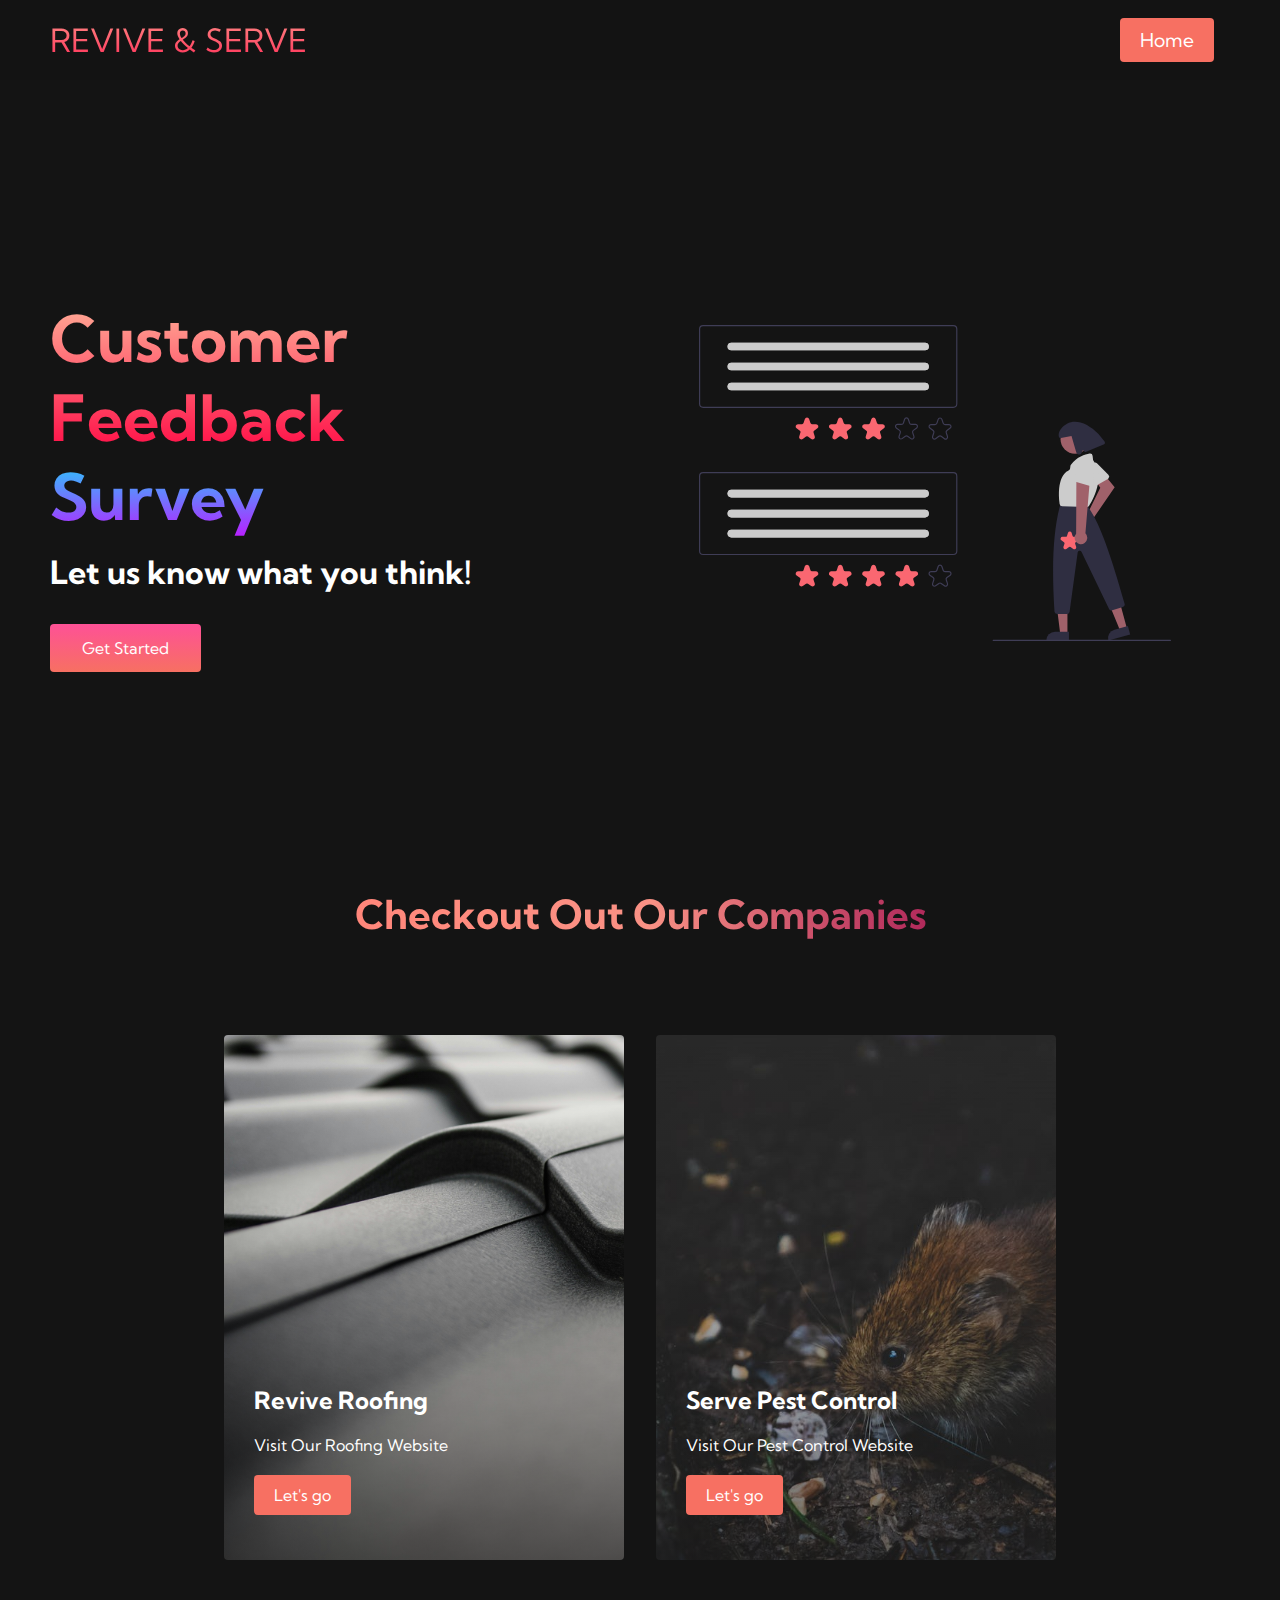
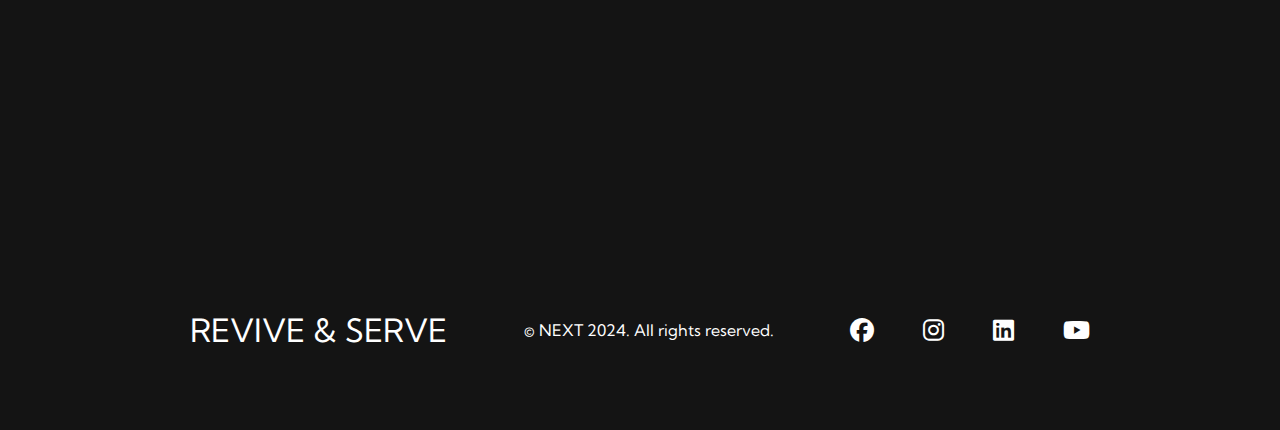
<file: index.html>
<!DOCTYPE html>
<html lang="en">
<head>
    <meta charset="UTF-8">
    <meta name="viewport" content="width=device-width, initial-scale=1.0">
    <title>Customer Feedback Portal</title>
    <link rel="stylesheet" href="/styles_folder/styles.css">
    <link rel="stylesheet" href ="https://cdnjs.cloudflare.com/ajax/libs/font-awesome/6.5.2/css/all.min.css">
    <link rel="preconnect" href="https://fonts.googleapis.com">
    <link rel="preconnect" href="https://fonts.gstatic.com" crossorigin>
    <link href="https://fonts.googleapis.com/css2?family=Kumbh+Sans:wght,YOPQ@100..900,40..300&display=swap" rel="stylesheet">
    <!-- Desktop icons -->
    <link rel="icon" sizes="16x16" href="/images/Web/icons8-favorite-windows-11-color-16.png" type="image/x-icon">
    <link rel="icon" sizes="32x32" href="/images/Web/icons8-favorite-windows-11-color-32.png" type="image/x-icon">
    <link rel="icon" sizes="96x96" href="/images/Web/icons8-favorite-windows-11-color-96.png" type="image/x-icon">
    <!-- Apple Touch icons -->
    <link rel="apple-touch-icon" sizes="180x180" href="/images/iOS Safari Web Clip/icons8-favorite-windows-11-color-76.png">
    <!-- Android Manifest icons -->
    <link rel="manifest" href="/images/Android Chrome/manifest.json">
</head>
<body>
    <nav class="navbar">
        <div class="navbar__container">
            <a href="/index.html" id="navbar__logo"></i> REVIVE & SERVE </a>
            <div class="navbar__toggle" id="mobile-menu">
                <span class="bar"></span>
                <span class="bar"></span>
                <span class="bar"></span>
            </div>
            <ul class="navbar__menu">
                <li class="navbar__btn">
                    <a href="/index.html" class="button"> Home </a>
                </li>
            </ul>
        </div>
    </nav>
    <!-- Hero Section -->
    <div class="main">
        <div class="main__container">
            <div class="main__content">
                <h1>Customer Feedback</h1>
                <h2>Survey</h2>
                <p>Let us know what you think!</p>
                <button class="main__btn">
                    <a href="/survey.html">Get Started</a>
                </button>
            </div>
            <div class="main__img--container">
                <img src="images/undraw_reviews_lp8w.svg" alt="picture" id="main__img">
            </div>
        </div>
    </div>

    <!-- Services Section -->
    <div class="services">
        <h1>Checkout Out Our Companies</h1>
        <div class="services__container">
            <div class="services__card">
                <h2>Revive Roofing</h2>
                <p>Visit Our Roofing Website</p>
                <a href="https://reviveroofingut.com"><button>Let's go</button></a>
            </div>
            <div class="services__card">
                <h2>Serve Pest Control</h2>
                <p>Visit Our Pest Control Website</p>
                <a href="https://servepestcontrol.com"><button>Let's go</button></a>
            </div>
        </div>
    </div>

    <!-- Footer Section -->
    <div class="footer__container">
        <div class="footer__links">
            </div>
            <div class="social__media">
                <div class="social__media--wrap">
                    <div class="footer__logo">
                        <a href="/" id="footer__logo"></i>REVIVE & SERVE</a>
                    </div>
                    <p class="website__rights">© NEXT 2024. All rights reserved.</p>
                    <div class="social__icons">
                        <a href="/" class="social__icon--link" target="_blank">
                            <i class="fab fa-facebook"></i>
                        </a>
                        <a href="/" class="social__icon--link" target="_blank">
                            <i class="fab fa-instagram"></i>
                        </a>
                        <a href="/" class="social__icon--link" target="_blank">
                            <i class="fab fa-linkedin"></i>
                        </a>
                        <a href="/" class="social__icon--link" target="_blank">
                            <i class="fab fa-youtube"></i>
                        </a>
                    </div>
                </div>    
            </div>
        </div>
    </div>

    <script src="app.js"></script>
</body>
</html>
</file>
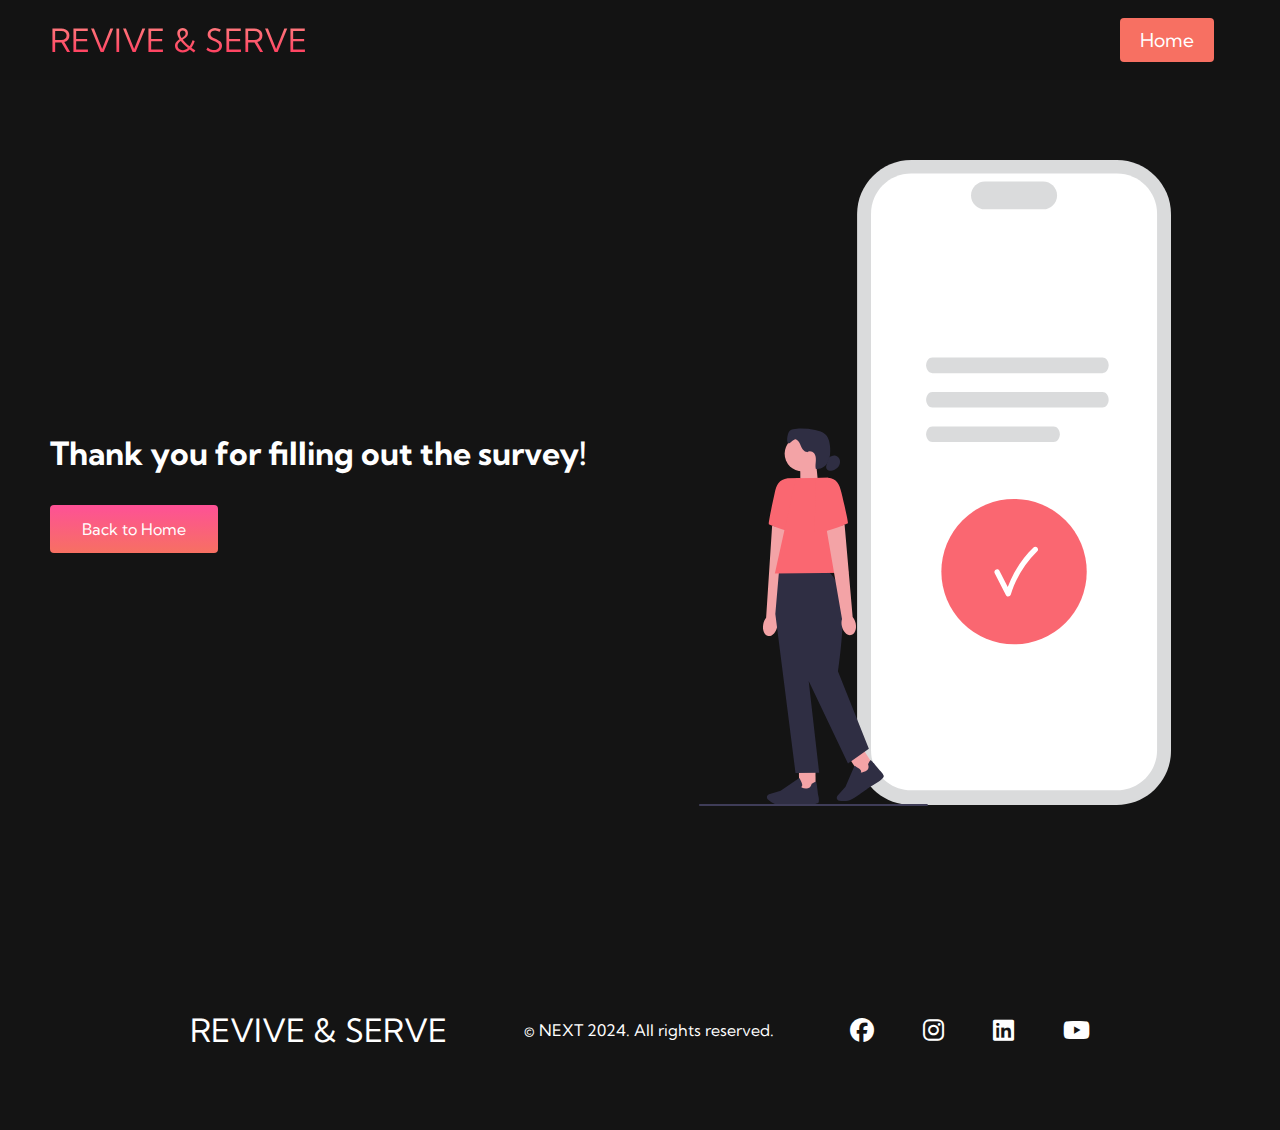
<file: results.html>
<!DOCTYPE html>
<html lang="en">
<head>
    <meta charset="UTF-8">
    <meta name="viewport" content="width=device-width, initial-scale=1.0">
    <title>Customer Feedback Portal</title>
    <link rel="stylesheet" href="/styles_folder/styles.css">
    <link rel="stylesheet" href ="https://cdnjs.cloudflare.com/ajax/libs/font-awesome/6.5.2/css/all.min.css">
    <link rel="preconnect" href="https://fonts.googleapis.com">
    <link rel="preconnect" href="https://fonts.gstatic.com" crossorigin>
    <link href="https://fonts.googleapis.com/css2?family=Kumbh+Sans:wght,YOPQ@100..900,40..300&display=swap" rel="stylesheet">
    <!-- Desktop icons -->
    <link rel="icon" sizes="16x16" href="/images/Web/icons8-favorite-windows-11-color-16.png" type="image/x-icon">
    <link rel="icon" sizes="32x32" href="/images/Web/icons8-favorite-windows-11-color-32.png" type="image/x-icon">
    <link rel="icon" sizes="96x96" href="/images/Web/icons8-favorite-windows-11-color-96.png" type="image/x-icon">
    <!-- Apple Touch icons -->
    <link rel="apple-touch-icon" sizes="180x180" href="/images/iOS Safari Web Clip/icons8-favorite-windows-11-color-76.png">
    <!-- Android Manifest icons -->
    <link rel="manifest" href="/images/Android Chrome/manifest.json">
</head>
<body>
    <nav class="navbar">
        <div class="navbar__container">
            <a href="/index.html" id="navbar__logo"></i> REVIVE & SERVE </a>
            <div class="navbar__toggle" id="mobile-menu">
                <span class="bar"></span>
                <span class="bar"></span>
                <span class="bar"></span>
            </div>
            <ul class="navbar__menu">
                <!-- <li class="navbar__item">
                    <a href="/" class="navbar__links"> Home </a>
                </li> -->
                <!-- <li class="navbar__item">
                    <a href="/tech.html" class="navbar__links"> Tech </a>
                </li> -->
                <!-- <li class="navbar__item">
                    <a href="/tech.html" class="navbar__links"> Products </a>
                </li> -->
                <li class="navbar__btn">
                    <a href="/index.html" class="button"> Home </a>
                </li>
            </ul>
        </div>
    </nav>
    <!-- Hero Section -->
    <div class="main">
        <div class="main__container">
            <div class="main__content">
                <!-- <h1>Customer Feedback</h1>
                <h2>Survey</h2> -->
                <p id="prompt">Thank you for filling out the survey!</p>
                <button class="main__btn">
                    <a id="direct_button" href="/index.html">Back to Home</a>
                </button>
            </div>
            <div class="main__img--container">
                <img src="images/undraw_completed_m9ci.svg" alt="picture" id="main__img">
            </div>
        </div>
    </div>

    <!-- Footer Section -->
    <div class="footer__container">
            <div class="social__media">
                <div class="social__media--wrap">
                    <div class="footer__logo">
                        <a href="/" id="footer__logo"></i>REVIVE & SERVE</a>
                    </div>
                    <p class="website__rights">© NEXT 2024. All rights reserved.</p>
                    <div class="social__icons">
                        <a href="/" class="social__icon--link" target="_blank">
                            <i class="fab fa-facebook"></i>
                        </a>
                        <a href="/" class="social__icon--link" target="_blank">
                            <i class="fab fa-instagram"></i>
                        </a>
                        <a href="/" class="social__icon--link" target="_blank">
                            <i class="fab fa-linkedin"></i>
                        </a>
                        <a href="/" class="social__icon--link" target="_blank">
                            <i class="fab fa-youtube"></i>
                        </a>
                    </div>
                </div>    
            </div>
        </div>
    </div>

    <script src="app_results.js"></script>
    
    <script src="app.js"></script>
</body>
</html>
</file>
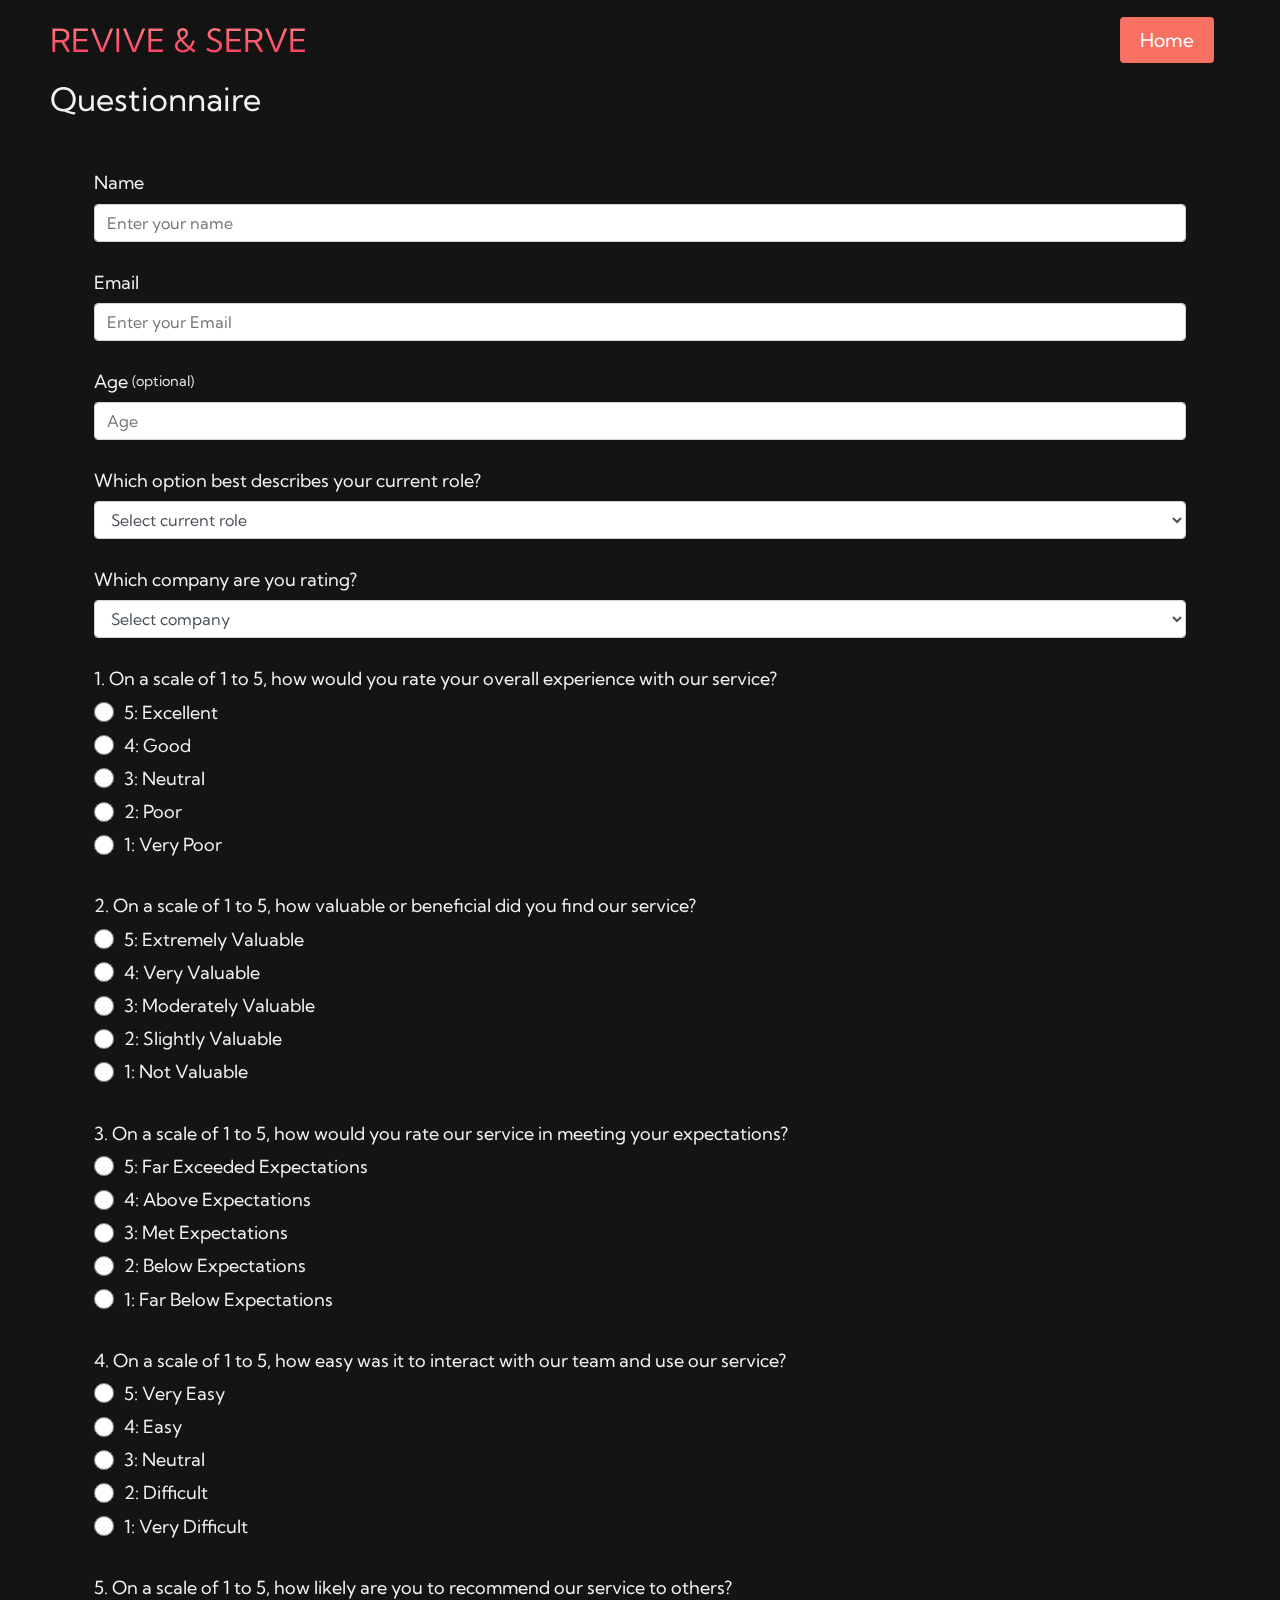
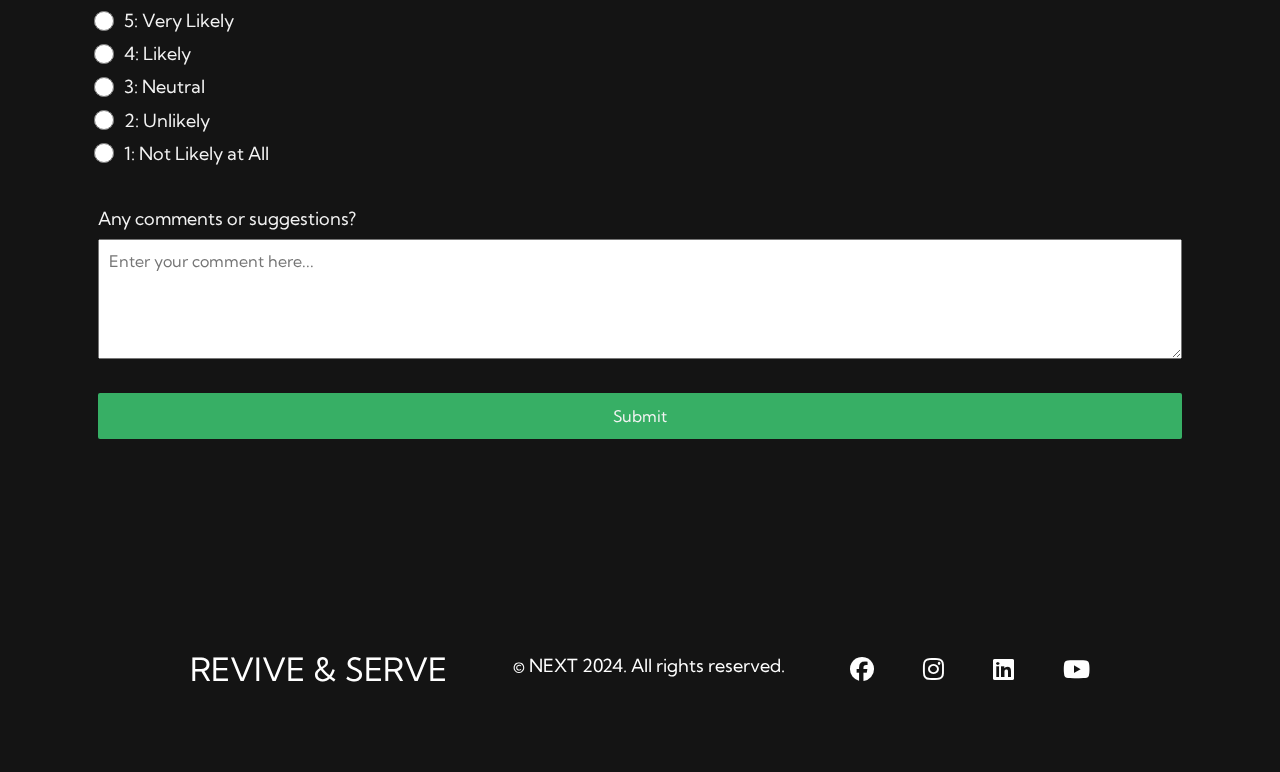
<file: survey.html>
<!DOCTYPE html>
<html lang="en">
<head>
    <meta charset="UTF-8">
    <meta name="viewport" content="width=device-width, initial-scale=1.0">
    <title>Questionnaire Form</title>
    <link rel="stylesheet" href="/styles_folder/survey_styles.css">
    <link rel="stylesheet" href ="https://cdnjs.cloudflare.com/ajax/libs/font-awesome/6.5.2/css/all.min.css">
    <link rel="preconnect" href="https://fonts.googleapis.com">
    <link rel="preconnect" href="https://fonts.gstatic.com" crossorigin>
    <link href="https://fonts.googleapis.com/css2?family=Kumbh+Sans:wght,YOPQ@100..900,40..300&display=swap" rel="stylesheet">
    <!-- Desktop icons -->
    <link rel="icon" sizes="16x16" href="/images/Web/icons8-favorite-windows-11-color-16.png" type="image/x-icon">
    <link rel="icon" sizes="32x32" href="/images/Web/icons8-favorite-windows-11-color-32.png" type="image/x-icon">
    <link rel="icon" sizes="96x96" href="/images/Web/icons8-favorite-windows-11-color-96.png" type="image/x-icon">
    <!-- Apple Touch icons -->
    <link rel="apple-touch-icon" sizes="180x180" href="/images/iOS Safari Web Clip/icons8-favorite-windows-11-color-76.png">
    <!-- Android Manifest icons -->
    <link rel="manifest" href="/images/Android Chrome/manifest.json">
</head>
<body>
    <nav class="navbar">
        <div class="navbar__container">
            <a href="/index.html" id="navbar__logo"><i class=""></i> REVIVE & SERVE </a>
            <div class="navbar__toggle" id="mobile-menu">
                <span class="bar"></span>
                <span class="bar"></span>
                <span class="bar"></span>
            </div>
            <ul class="navbar__menu">
                <li class="navbar__btn">
                    <a href="/index.html" class="button"> Home </a>
                </li>
            </ul>
        </div>
    </nav>
    <!-- Hero Section -->
    <div class="main">
        <div class="main__container">
            <div class="main__content">
                <h1>Questionnaire</h1>
                <form id="survey-form" action="results.html">
                  <div class="form-group">
                    <label id="name-label" for="name">Name</label>
                    <input
                      type="text"
                      name="name"
                      id="name"
                      class="form-control"
                      placeholder="Enter your name"
                      required
                    />
                  </div>
                  <div class="form-group">
                    <label id="email-label" for="email">Email</label>
                    <input
                      type="email"
                      name="email"
                      id="email"
                      class="form-control"
                      placeholder="Enter your Email"
                      required
                    />
                  </div>
                  <div class="form-group">
                    <label id="number-label" for="number"
                      >Age<span class="clue">(optional)</span></label>
                    <input
                      type="number"
                      name="age"
                      id="number"
                      min="10"
                      max="99"
                      class="form-control"
                      placeholder="Age"
                    />
                  </div>
                  <div class="form-group">
                    <p>Which option best describes your current role?</p>
                    <select id="dropdown" name="role" class="form-control" required>
                      <option disabled selected value>Select current role</option>
                      <option value="student">Student</option>
                      <option value="job">Full Time Job</option>
                      <option value="preferNo">Prefer not to say</option>
                      <option value="other">Other</option>
                    </select>
                  </div>

                  <div class="form-group">
                    <p>Which company are you rating?</p>
                    <select id="dropdown" name="company" class="form-control" required>
                      <option disabled selected value>Select company</option>
                      <option value="revive">Revive Roofing</option>
                      <option value="serve">Serve Pest Control</option>
                    </select>
                  </div>
              
                  <div class="form-group">
                    <p>1. On a scale of 1 to 5, how would you rate your overall experience with our service?</p>
                    <label>
                      <input
                        name="userExperience"
                        value="5"
                        type="radio"
                        class="input-radio"
                      />5: Excellent</label
                    >
                    <label>
                      <input
                        name="userExperience"
                        value="4"
                        type="radio"
                        class="input-radio"
                      />4: Good</label
                    >
              
                    <label
                      ><input
                        name="userExperience"
                        value="3"
                        type="radio"
                        class="input-radio"
                      />3: Neutral</label
                    >
                    
                    <label
                      ><input
                        name="userExperience"
                        value="2"
                        type="radio"
                        class="input-radio"
                      />2: Poor</label
                    >

                    <label
                      ><input
                        name="userExperience"
                        value="1"
                        type="radio"
                        class="input-radio"
                      />1: Very Poor</label
                    >
                  </div>
                                
                  <div class="form-group">
                    <p>2. On a scale of 1 to 5, how valuable or beneficial did you find our service?</p>
                    <label>
                      <input
                        name="value"
                        value="5"
                        type="radio"
                        class="input-radio"
                      />5: Extremely Valuable</label
                    >
                    <label>
                      <input
                        name="value"
                        value="4"
                        type="radio"
                        class="input-radio"
                      />4: Very Valuable</label
                    >
              
                    <label
                      ><input
                        name="value"
                        value="3"
                        type="radio"
                        class="input-radio"
                      />3: Moderately Valuable</label
                    >
                    
                    <label
                      ><input
                        name="value"
                        value="2"
                        type="radio"
                        class="input-radio"
                      />2: Slightly Valuable</label
                    >

                    <label
                      ><input
                        name="value"
                        value="1"
                        type="radio"
                        class="input-radio"
                      />1: Not Valuable</label
                    >
                  </div>
                                                  
                  <div class="form-group">
                    <p>3. On a scale of 1 to 5, how would you rate our service in meeting your expectations?</p>
                    <label>
                      <input
                        name="expectations"
                        value="5"
                        type="radio"
                        class="input-radio"
                      />5: Far Exceeded Expectations</label
                    >
                    <label>
                      <input
                        name="expectations"
                        value="4"
                        type="radio"
                        class="input-radio"
                      />4: Above Expectations</label
                    >
              
                    <label
                      ><input
                        name="expectations"
                        value="3"
                        type="radio"
                        class="input-radio"
                      />3: Met Expectations</label
                    >
                    
                    <label
                      ><input
                        name="expectations"
                        value="2"
                        type="radio"
                        class="input-radio"
                      />2: Below Expectations</label
                    >

                    <label
                      ><input
                        name="expectations"
                        value="1"
                        type="radio"
                        class="input-radio"
                      />1: Far Below Expectations</label
                    >
                  </div>
                                                                    
                  <div class="form-group">
                    <p>4. On a scale of 1 to 5, how easy was it to interact with our team and use our service?</p>
                    <label>
                      <input
                        name="easeOfUse"
                        value="5"
                        type="radio"
                        class="input-radio"
                      />5: Very Easy</label
                    >
                    <label>
                      <input
                        name="easeOfUse"
                        value="4"
                        type="radio"
                        class="input-radio"
                      />4: Easy</label
                    >
              
                    <label
                      ><input
                        name="easeOfUse"
                        value="3"
                        type="radio"
                        class="input-radio"
                      />3: Neutral</label
                    >
                    
                    <label
                      ><input
                        name="easeOfUse"
                        value="2"
                        type="radio"
                        class="input-radio"
                      />2: Difficult</label
                    >

                    <label
                      ><input
                        name="easeOfUse"
                        value="1"
                        type="radio"
                        class="input-radio"
                      />1: Very Difficult</label
                    >
                  </div>

                  <div class="form-group">
                    <p>5. On a scale of 1 to 5, how likely are you to recommend our service to others?</p>
                    <label>
                      <input
                        name="recommend"
                        value="5"
                        type="radio"
                        class="input-radio"
                      />5: Very Likely</label
                    >
                    <label>
                      <input
                        name="recommend"
                        value="4"
                        type="radio"
                        class="input-radio"
                      />4: Likely</label
                    >
              
                    <label
                      ><input
                        name="recommend"
                        value="3"
                        type="radio"
                        class="input-radio"
                      />3: Neutral</label
                    >
                    
                    <label
                      ><input
                        name="recommend"
                        value="2"
                        type="radio"
                        class="input-radio"
                      />2: Unlikely</label
                    >

                    <label
                      ><input
                        name="recommend"
                        value="1"
                        type="radio"
                        class="input-radio"
                      />1: Not Likely at All</label
                    >
                  </div>
              
                  <div class="form-group">
                    
                  <div class="form-group">
                    <p>Any comments or suggestions?</p>
                    <textarea
                      id="comments"
                      class="input-textarea"
                      name="comment"
                      placeholder="Enter your comment here..."
                    ></textarea>
                  </div>
              
                  <div class="form-group">
                    <button type="submit" id="submit" class="submit-button">
                      Submit
                    </button>
                  </div>
                </form>
            <div class="main__img--container">
                <!-- <img src="images/undraw_reviews_lp8w.svg" alt="picture" id="main__img"> -->
            </div>
        </div>
    </div>

    <!-- Footer Section -->
    <div class="footer__container">
        <div class="footer__links">
            </div>
            <div class="social__media">
                <div class="social__media--wrap">
                    <div class="footer__logo">
                        <a href="/" id="footer__logo"><i class=""></i>REVIVE & SERVE</a>
                    </div>
                    <p class="website__rights">© NEXT 2024. All rights reserved.</p>
                    <div class="social__icons">
                        <a href="/" class="social__icon--link" target="_blank">
                            <i class="fab fa-facebook"></i>
                        </a>
                        <a href="/" class="social__icon--link" target="_blank">
                            <i class="fab fa-instagram"></i>
                        </a>
                        <a href="/" class="social__icon--link" target="_blank">
                            <i class="fab fa-linkedin"></i>
                        </a>
                        <a href="/" class="social__icon--link" target="_blank">
                            <i class="fab fa-youtube"></i>
                        </a>
                    </div>
                </div>    
            </div>
        </div>
    </div>

    <script src="app.js">
      
    </script>
</body>
</html>
</file>
<file: styles_folder/styles.css>
* {
    box-sizing: border-box;
    margin: 0;
    padding: 0;
    font-family: 'Kumbh Sans', sans-serif;
}

.navbar {
    background: #131313;
    height: 80px;
    display: flex;
    justify-content: center;
    align-items: center;
    font-size: 1.2rem;
    position: sticky;
    top: 0;
    z-index: 999;
}

.navbar__container {
    display: flex;
    justify-content: space-between;
    height: 80px;
    z-index: 1;
    width: 100%;
    max-width: 1300px;
    margin: 0 auto;
    padding: 0 50px;
}

#navbar__logo {
    background-color: #ff8177;
    background-image: linear-gradient(to top, #ff0844 0%, #ffb199 100%);
    background-size: 100%;
    -webkit-background-clip: text;
    -moz-background-clip: text;
    -webkit-text-fill-color: transparent;
    -moz-text-fill-color: transparent;
    display: flex;
    align-items: center;
    cursor: pointer;
    text-decoration: none;
    font-size: 2rem;
}

.fa-gem {
    margin-right: 0.5rem;
}

.navbar__menu {
    display: flex;
    align-items: center;
    list-style: none;
    text-align: center;
}

.navbar__item {
    height: 80px;
}

.navbar__links {
    color: #fff;
    display: flex;
    align-items: center;
    justify-content: center;
    text-decoration: none;
    padding: 0 1rem;
    height: 100%
}

.navbar__btn {
    display: flex; 
    justify-content: center;
    align-items: center;
    padding: 0 1rem;
    width: 100%;
}

.button {
    display: flex;
    justify-content: center;
    align-items: center;
    text-decoration: none;
    padding: 10px 20px;
    height: 100%;
    width: 100%;
    border: none;
    outline: none;
    border-radius: 4px;
    background: #f77062;
    color: #fff;
}

.button:hover {
    background: #4837ff;
    transition: all 0.3s ease;
}

.navbar__links:hover {
    color: #f77062;
    transition: all 0.3s ease;
}

@media screen and (max-width: 960px) {
    .navbar__container {
        display: flex;
        justify-content: space-between;
        height: 80px; 
        z-index: 1;
        width: 100%;
        max-width: 1300px;
        padding: 0;
    }

    .navbar__menu {
        display: grid;
        grid-template-columns: auto;
        margin: 0;
        width: 100%;
        position: absolute;
        top:-1000px;
        opacity: 0; 
        transition: all 0.5s ease;
        height: 50vh;
        z-index: -1;
        background: #131313;
    }

    .navbar__menu.active {
        background: #131313;
        top: 100%;
        opacity: 1;
        transition: all 0.5s ease;
        z-index: 99;
        height: 50vh;
        font-size: 1.6rem;
    }

    #navbar__logo {
        padding-left: 25px;
    }

    .navbar__toggle .bar {
        width: 25px;
        height: 3px;
        margin: 5px auto;
        transition: all 0.3s ease-in-out;
        background: #fff;
    }

    .navbar__item {
        width: 100%;
    }

    .navbar__links {
        text-align: center;
        padding: 2rem;
        width: 100%;
        display: table;
    }

    #mobile-menu {
        position: absolute;
        top: 20%;
        right: 5%;
        transform: translate(5%, 20%);
    }

    .navbar__btn {
        padding-bottom: 2rem;
    }

    .button {
        display: flex;
        justify-content: center;
        align-items: center;
        width: 80%;
        height: 80px;
        margin: 0;
    }

    .navbar__toggle .bar {
        display: block;
        cursor: pointer;
    }

    #mobile-menu.is-active .bar:nth-child(2) {
        opacity: 0;
    }

    #mobile-menu.is-active .bar:nth-child(1) {
        transform: translateY(8px) rotate(45deg);
    }

    #mobile-menu.is-active .bar:nth-child(3) {
        transform: translateY(-8px) rotate(-45deg);
    }
}

/* Hero Section CSS */
.main {
    background-color: #141414;

}

.main__container {
    display: grid;
    grid-template-columns: 1fr 1fr;
    align-items: center;
    justify-self: center;
    margin: 0 auto;
    height: 90vh;
    background-color: #141414;
    z-index: 1;
    width: 100%;
    max-width: 1300px;
    padding: 0 50px;

}

.main__content h1 {
    font-size: 4rem;
    background-color: #ff8177;
    background-image: linear-gradient(to top, #ff0844 0%, #ffb199 100%);
    background-size: 100%;
    -webkit-background-clip: text;
    -moz-background-clip: text;
    -webkit-text-fill-color: transparent;
    -moz-text-fill-color: transparent;
}

.main__content h2 {
    font-size: 4rem;
    background-color: #ff8177;
    background-image: linear-gradient(to top, #b721ff 0%, #21d4fd 100%);
    background-size: 100%;
    -webkit-background-clip: text;
    -moz-background-clip: text;
    -webkit-text-fill-color: transparent;
    -moz-text-fill-color: transparent;
}

.main__content p {
    margin-top: 1rem;
    font-size: 2rem;
    font-weight: 700;
    color: #fff;
}

.main__btn {
    font-size: 1rem;
    background-image: linear-gradient(to top, #f77062 0%, #fe5196 100%);
    padding: 14px 32px;
    border: none;
    border-radius: 4px;
    color: #fff;
    margin-top: 2rem;
    cursor: pointer;
    position: relative;
    transition: all 0.35s;
    outline: none;
}

.main__btn a {
    position: relative;
    z-index: 2;
    color: #fff;
    text-decoration: none;
}

.main__btn:after {
    position: absolute;
    content: '';
    top: 0;
    left: 0;
    width: 0;
    height: 100%;
    background: #4837ff;
    transition: all 0.35s;
    border-radius: 4px;
}

.main__btn:hover {
    color: #fff;
}

.main__btn:hover:after {
    width: 100%;
}

.main__img--container {
    text-align: center;
}

#main__img {
    height: 80%;
    width: 80%;
}

/* Mobile Responsive */
@media screen and (max-width: 768px) {
    .main__container {
        display: grid;
        grid-template-columns: auto;
        align-items: center;
        justify-self: center;
        width: 100%;
        margin: 0 auto;
        height: 90vh;
    }

    .main__content {
        text-align: center;
        margin-bottom: 4rem;
    }

    .main__content h1 {
        font-size: 2.5rem;
        margin-top: 2rem;
    }

    .main__content h2 {
        font-size: 3rem;
    }

    .main__content p {
        margin-top: 1rem;
        font-size: 1.5rem;
    }
}

@media screen and (max-width: 480px) {
    .main__content h1 {
        font-size: 2rem;
        margin-top: 3rem;
    }

    .main__content h2 {
        font-size: 2rem;
    }

    .main__content p {
        margin-top: 2rem;
        font-size: 1.5rem;
    }

    .main__btn {
        padding: 12px 36px;
        margin: 2.5rem 0;
    }
}

/* Services Section CSS */
.services {
    background: #141414;
    display: flex;
    flex-direction: column;
    align-items: center;
    height: 100vh;
}

.services h1 {
    background-color: #ff8177;
    background-image: linear-gradient(
    to right,
    #ff8177 0%, 
    #ff867a 0%,
    #ff8c7f 21%,
    #f99185 52%,
    #cf556c 78%,
    #b12a5b 100%);
    background-size: 100%;
    margin-bottom: 5rem;
    font-size: 2.5rem;
    -webkit-background-clip: text;
    -moz-background-clip: text;
    -webkit-text-fill-color: transparent;
    -moz-text-fill-color: transparent;
}

.services__container {
    display: flex;
    justify-content: center;
    flex-wrap: wrap;
}

.services__card {
    margin: 1rem;
    height: 525px;
    width: 400px;
    border-radius: 4px;
    background-image: linear-gradient(
        to bottom,
        rgba(0,0,0,0) 0%,
        rgba(17,17,17, 0.6) 100%),
        url('/images/roof_zoom.jpg');
    background-size: cover;
    position: relative;
    color: #fff;
}

.services__card:nth-child(2) {
    background-image: linear-gradient(
        to bottom,
        rgba(0,0,0,0) 0%,
        rgba(17,17,17, 0.6) 100%),
        url('/images/pest_mouse.png');
}

.services h2 {
    position: absolute;
    top: 350px;
    left: 30px;
}

.services__card p {
    position: absolute;
    top: 400px;
    left: 30px;
}

.services__card button {
    color: #fff;
    padding: 10px 20px;
    border: none;
    outline: none;
    border-radius: 4px;
    background: #f77062;
    position: absolute;
    top: 440px;
    left: 30px;
    font-size: 1rem;
    cursor: pointer;
}

.services__card button:hover {
    transform: scale(1.075);
    transition: 0.2s ease-in;
    cursor: pointer;
}

@media screen and (max-width: 960px) {
    .services {
        height: 1600px;
    }
    .services h1 {
        font-size: 2rem;
        margin-top: 12rem;
    }
}

@media screen and (max-width: 480px) {
    .services {
        height: 1400px;
    }

    .services h1 {
        font-size: 1.2rem;
    }

    .services__card {
        width: 300px;
    }
}

/* Footer CSS */
.footer__container {
    background-color: #141414;
    padding: 5rem 0;
    display: flex;
    flex-direction: column;
    justify-content: center;
    align-items: center;
}

#footer__logo {
    color: #fff;
    display: flex;
    align-items: center;
    cursor: pointer;
    text-decoration: none;
    font-size: 2rem;
}


.footer__links {
    width: 100%;
    max-width: 1000px;
    display: flex;
    justify-content: center;
}

.footer__link--wrapper {
    display: flex;
}

.footer__link--items {
    display: flex;
    flex-direction: column;
    align-items: flex-start;
    margin: 16px;
    text-align: left;
    width: 160px;
    box-sizing:border-box;
}

.footer__link--items h2 {
    margin-bottom: 16px;

}

.footer__link--items > h2 {
    color: #fff;
}

.footer__link--items a {
    color: #fff;
    text-decoration: none;
    margin-bottom: 0.5rem;
}

.footer__link--items a:hover {
    color: #e9e9e9;
    transition: 0.3s ease-out;
}

/* Social Icons */

.social__icon--link {
    color: #fff;
    font-size: 24px;
}

.social__media {
    max-width: 1000px;
    width: 100%;
}

.social__media--wrap {
    display: flex;
    justify-content: space-between;
    align-items: center;
    width: 90%;
    max-width: 1000px;
    margin: 40px auto 0 auto;
}

.social__icons {
    display: flex;
    justify-content: space-between;
    align-items: center;
    width: 240px;
}

.social__logo {
    color: #fff;
    justify-self: flex-start;
    margin-left: 20px;
    cursor: pointer;
    text-decoration: none;
    font-size: 2rem;
    display: flex;
    align-items: center;
    margin-bottom: 16px;

}

.website__rights {
    color: #fff;
}

@media screen and (max-width: 820px){
    .footer__links {
        padding-top: 2rem;
    }

    #footer__logo {
        margin-bottom: 2rem;
    }

    .website__rights {
        margin-bottom: 2rem;
    }

    .footer__link--wrapper {
        flex-direction: column;
    }

    .social__media--wrap {
        flex-direction: column;
    }
}

@media screen and (max-width: 480px) {
    .footer__link--items {
        margin: 0;
        padding: 10px;
        width: 100%;
    }
}
</file>
<file: styles_folder/survey_styles.css>
* {
    box-sizing: border-box;
    margin: 0;
    padding: 0;
    font-family: 'Kumbh Sans', sans-serif;
}

.navbar {
    background: #131313;
    height: 80px;
    display: flex;
    justify-content: center;
    align-items: center;
    font-size: 1.2rem;
    position: sticky;
    top: 0;
    z-index: 999;
}

.navbar__container {
    display: flex;
    justify-content: space-between;
    height: 80px;
    z-index: 1;
    width: 100%;
    max-width: 1300px;
    margin: 0 auto;
    padding: 0 50px;
}

#navbar__logo {
    background-color: #ff8177;
    background-image: linear-gradient(to top, #ff0844 0%, #ffb199 100%);
    background-size: 100%;
    -webkit-background-clip: text;
    -moz-background-clip: text;
    -webkit-text-fill-color: transparent;
    -moz-text-fill-color: transparent;
    display: flex;
    align-items: center;
    cursor: pointer;
    text-decoration: none;
    font-size: 2rem;
}

.fa-gem {
    margin-right: 0.5rem;
}

.navbar__menu {
    display: flex;
    align-items: center;
    list-style: none;
    text-align: center;
}

.navbar__item {
    height: 80px;
}

.navbar__links {
    color: #fff;
    display: flex;
    align-items: center;
    justify-content: center;
    text-decoration: none;
    padding: 0 1rem;
    height: 100%
}

.navbar__btn {
    display: flex; 
    justify-content: center;
    align-items: center;
    padding: 0 1rem;
    width: 100%;
}

.button {
    display: flex;
    justify-content: center;
    align-items: center;
    text-decoration: none;
    padding: 10px 20px;
    height: 100%;
    width: 100%;
    border: none;
    outline: none;
    border-radius: 4px;
    background: #f77062;
    color: #fff;
}

.button:hover {
    background: #4837ff;
    transition: all 0.3s ease;
}

.navbar__links:hover {
    color: #f77062;
    transition: all 0.3s ease;
}

@media screen and (max-width: 960px) {
    .navbar__container {
        display: flex;
        justify-content: space-between;
        height: 80px; 
        z-index: 1;
        width: 100%;
        max-width: 1300px;
        padding: 0;
    }

    .navbar__menu {
        display: grid;
        grid-template-columns: auto;
        margin: 0;
        width: 100%;
        position: absolute;
        top:-1000px;
        opacity: 0; 
        transition: all 0.5s ease;
        height: 50vh;
        z-index: -1;
        background: #131313;
    }

    .navbar__menu.active {
        background: #131313;
        top: 100%;
        opacity: 1;
        transition: all 0.5s ease;
        z-index: 99;
        height: 50vh;
        font-size: 1.6rem;
    }

    #navbar__logo {
        padding-left: 25px;
    }

    .navbar__toggle .bar {
        width: 25px;
        height: 3px;
        margin: 5px auto;
        transition: all 0.3s ease-in-out;
        background: #fff;
    }

    .navbar__item {
        width: 100%;
    }

    .navbar__links {
        text-align: center;
        padding: 2rem;
        width: 100%;
        display: table;
    }

    #mobile-menu {
        position: absolute;
        top: 20%;
        right: 5%;
        transform: translate(5%, 20%);
    }

    .navbar__btn {
        padding-bottom: 2rem;
    }

    .button {
        display: flex;
        justify-content: center;
        align-items: center;
        width: 80%;
        height: 80px;
        margin: 0;
    }

    .navbar__toggle .bar {
        display: block;
        cursor: pointer;
    }

    #mobile-menu.is-active .bar:nth-child(2) {
        opacity: 0;
    }

    #mobile-menu.is-active .bar:nth-child(1) {
        transform: translateY(8px) rotate(45deg);
    }

    #mobile-menu.is-active .bar:nth-child(3) {
        transform: translateY(-8px) rotate(-45deg);
    }
}

/* Hero Section CSS */
.main {
    background-color: #141414;

}

.main__container {
    /* display: grid; */
    grid-template-columns: 1fr 1fr;
    align-items: center;
    justify-self: center;
    margin: 0 auto;
    height: 90vh;
    background-color: #141414;
    z-index: 1;
    width: 100%;
    max-width: 1300px;
    padding: 0 50px;

}

/* Mobile Responsive */
@media screen and (max-width: 768px) {
    .main__container {
        display: grid;
        grid-template-columns: auto;
        align-items: center;
        justify-self: center;
        width: 100%;
        margin: 0 auto;
        height: 90vh;
    }

    .main__content {
        text-align: center;
        margin-bottom: 4rem;
    }

    .main__content h1 {
        font-size: 2.5rem;
        margin-top: 2rem;
    }

    .main__content h2 {
        font-size: 3rem;
    }

    .main__content p {
        margin-top: 1rem;
        font-size: 1.5rem;
    }
}

@media screen and (max-width: 480px) {
    .main__content h1 {
        font-size: 2rem;
        margin-top: 3rem;
    }

    .main__content h2 {
        font-size: 2rem;
    }

    .main__content p {
        margin-top: 2rem;
        font-size: 1.5rem;
    }

    .main__btn {
        padding: 12px 36px;
        margin: 2.5rem 0;
    }
}

/* Footer CSS */
.footer__container {
    background-color: #141414;
    padding: 5rem 0;
    display: flex;
    flex-direction: column;
    justify-content: center;
    align-items: center;
}

#footer__logo {
    color: #fff;
    display: flex;
    align-items: center;
    cursor: pointer;
    text-decoration: none;
    font-size: 2rem;
}


.footer__links {
    width: 100%;
    max-width: 1000px;
    display: flex;
    justify-content: center;
}

.footer__link--wrapper {
    display: flex;
}

.footer__link--items {
    display: flex;
    flex-direction: column;
    align-items: flex-start;
    margin: 16px;
    text-align: left;
    width: 160px;
    box-sizing:border-box;
}

.footer__link--items h2 {
    margin-bottom: 16px;

}

.footer__link--items > h2 {
    color: #fff;
}

.footer__link--items a {
    color: #fff;
    text-decoration: none;
    margin-bottom: 0.5rem;
}

.footer__link--items a:hover {
    color: #e9e9e9;
    transition: 0.3s ease-out;
}

/* Social Icons */

.social__icon--link {
    color: #fff;
    font-size: 24px;
}

.social__media {
    max-width: 1000px;
    width: 100%;
}

.social__media--wrap {
    display: flex;
    justify-content: space-between;
    align-items: center;
    width: 90%;
    max-width: 1000px;
    margin: 40px auto 0 auto;
}

.social__icons {
    display: flex;
    justify-content: space-between;
    align-items: center;
    width: 240px;
}

.social__logo {
    color: #fff;
    justify-self: flex-start;
    margin-left: 20px;
    cursor: pointer;
    text-decoration: none;
    font-size: 2rem;
    display: flex;
    align-items: center;
    margin-bottom: 16px;

}

.website__rights {
    color: #fff;
}

@media screen and (max-width: 820px){
    .footer__links {
        padding-top: 2rem;
    }

    #footer__logo {
        margin-bottom: 2rem;
    }

    .website__rights {
        margin-bottom: 2rem;
    }

    .footer__link--wrapper {
        flex-direction: column;
    }

    .social__media--wrap {
        flex-direction: column;
    }
}

@media screen and (max-width: 480px) {
    .footer__link--items {
        margin: 0; 
        padding: 10px;
        width: 100%;
    }
}

/* Questionnare Portion */
@import url('https://fonts.googleapis.com/css?family=Poppins:200i,400&display=swap');

:root {
  --color-white: #f3f3f3;
  --color-darkblue: #1b1b32;
  --color-darkblue-alpha: rgba(27, 27, 50, 0.8);
  --color-green: #37af65;
}

*,
*::before,
*::after {
  box-sizing: border-box;
}

body {
  font-family: 'Poppins', sans-serif;
  font-size: 1rem;
  font-weight: 400;
  line-height: 1.4;
  color: var(--color-white);
  margin: 0;
  background: #141414;
}

/* mobile friendly alternative to using background-attachment: fixed */
body::before {
  content: '';
  position: fixed;
  top: 0;
  left: 0;
  height: 100%;
  width: 100%;
  z-index: -1;
  /* background: var(--color-darkblue); */
  /* background-image: linear-gradient(
      115deg,
      rgba(58, 58, 158, 0.8),
      rgba(136, 136, 206, 0.7)
    ),
    url(https://cdn.freecodecamp.org/testable-projects-fcc/images/survey-form-background.jpeg); */
  background-size: cover;
  background-repeat: no-repeat;
  background-position: center;
}

h1 {
  font-weight: 400;
  line-height: 1.2;
}

p {
  font-size: 1.125rem;
}

h1,
p {
  margin-top: 0;
  margin-bottom: 0.5rem;
}

label {
  display: flex;
  align-items: center;
  font-size: 1.125rem;
  margin-bottom: 0.5rem;
}

input,
button,
select,
textarea {
  margin: 0;
  font-family: inherit;
  font-size: inherit;
  line-height: inherit;
}

button {
  border: none;
}

.container {
  width: 100%;
  margin: 3.125rem auto 0 auto;
}

@media (min-width: 576px) {
  .container {
    max-width: 540px;
  }
}

@media (min-width: 768px) {
  .container {
    max-width: 720px;
  }
}

.header {
  padding: 0 0.625rem;
  margin-bottom: 1.875rem;
}

.description {
  font-style: italic;
  font-weight: 200;
  text-shadow: 1px 1px 1px rgba(0, 0, 0, 0.4);
}

.clue {
  margin-left: 0.25rem;
  font-size: 0.9rem;
  color: #e4e4e4;
}

.text-center {
  text-align: center;
}

/* form */

/* form {
  background: var(--color-darkblue-alpha);
  padding: 2.5rem 0.625rem;
  border-radius: 0.25rem;
} */

@media (min-width: 480px) {
  form {
    padding: 2.5rem;
  }
}

.form-group {
  margin: 0 auto 1.25rem auto;
  padding: 0.25rem;
}

.form-control {
  display: block;
  width: 100%;
  height: 2.375rem;
  padding: 0.375rem 0.75rem;
  color: #495057;
  background-color: #fff;
  background-clip: padding-box;
  border: 1px solid #ced4da;
  border-radius: 0.25rem;
  transition: border-color 0.15s ease-in-out, box-shadow 0.15s ease-in-out;
}

.form-control:focus {
  border-color: #80bdff;
  outline: 0;
  box-shadow: 0 0 0 0.2rem rgba(0, 123, 255, 0.25);
}

.input-radio,
.input-checkbox {
  display: inline-block;
  margin-right: 0.625rem;
  min-height: 1.25rem;
  min-width: 1.25rem;
}

.input-textarea {
  min-height: 120px;
  width: 100%;
  padding: 0.625rem;
  resize: vertical;
}

.submit-button {
  display: block;
  width: 100%;
  padding: 0.75rem;
  background: var(--color-green);
  color: inherit;
  border-radius: 2px;
  cursor: pointer;
}
</file>
